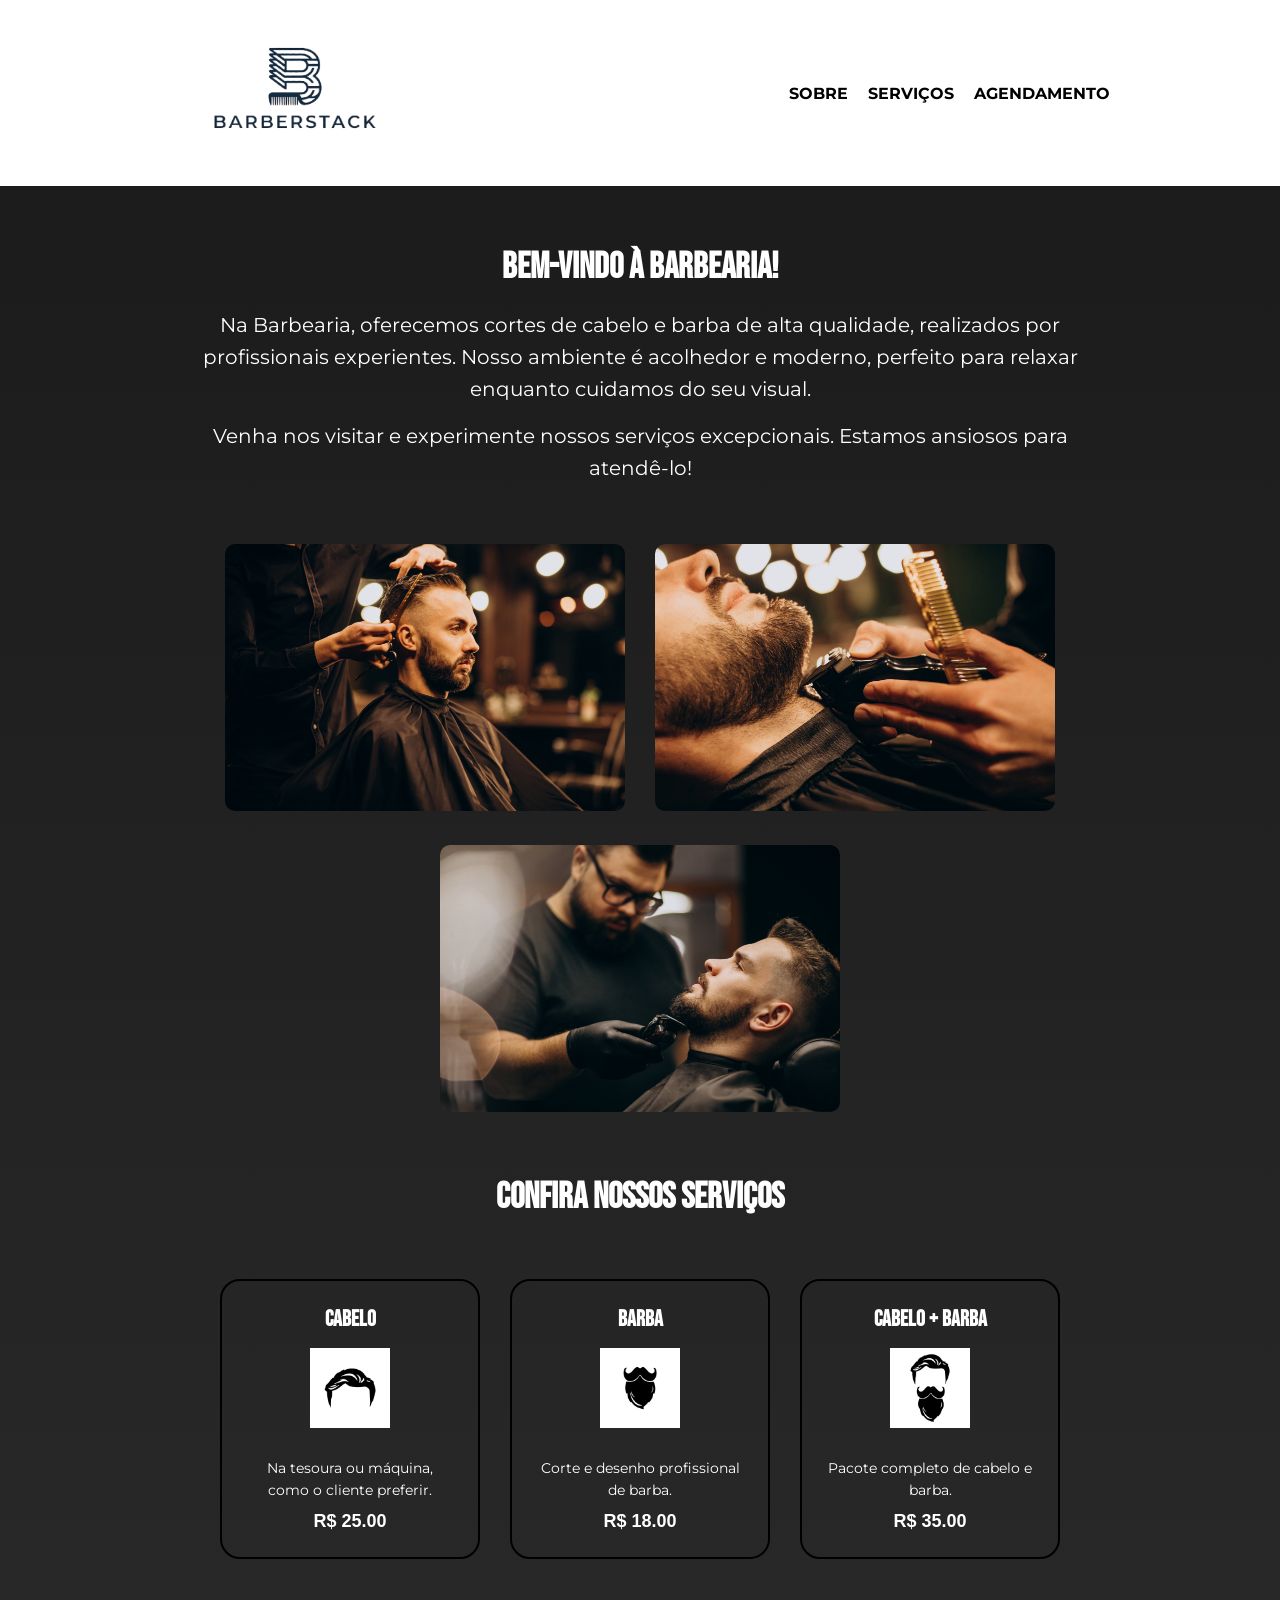
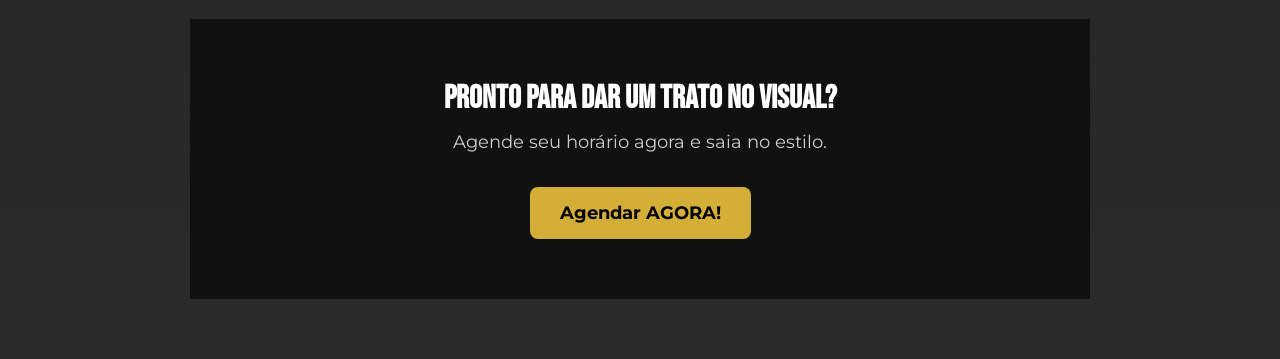
<file: frontend/html/index.html>
<!DOCTYPE html>
<html lang="pt-BR">
<head>
    <meta charset="UTF-8">
    <meta name="viewport" content="width=device-width, initial-scale=1.0">
    <title>Barbearia Page</title>
    <link rel="stylesheet" href="../css/style.css">
    <link rel="stylesheet" href="../css/servicos.css">
    <link rel="preconnect" href="https://fonts.googleapis.com">
    <link rel="preconnect" href="https://fonts.gstatic.com" crossorigin>
    <link href="https://fonts.googleapis.com/css2?family=Bebas+Neue&family=Montserrat:wght@300;400;700&display=swap" rel="stylesheet">

</head>
<body>

<header>
    <div class="caixa">
        <h1><img src="../img/logo.png" alt="Logo Barbearia"></h1>

        <nav>
            <ul>
                <li><a href="#sobre">Sobre</a></li>
                <li><a href="#servicos">Serviços</a></li>
                <li><a href="#agendar">Agendamento</a></li>
            </ul>
        </nav>
    </div>
</header>

<main class="apresentacao">
    <h1>Bem-vindo à Barbearia!</h1>

    <p id="sobre">
        Na Barbearia, oferecemos cortes de cabelo e barba de alta qualidade, realizados por profissionais experientes.
        Nosso ambiente é acolhedor e moderno, perfeito para relaxar enquanto cuidamos do seu visual.
    </p>

    <p>
        Venha nos visitar e experimente nossos serviços excepcionais. Estamos ansiosos para atendê-lo!
    </p>

    <section class="imagens-apresentacao" id="apresentacaoimg">
        <div class ="imagens-container"> 
        <img src="../img/imagem1-index.png" alt="exemplo um">
        </div>

        <div class="imagens-container">
        <img src="../img/imagem2-index.png" alt="exemplo dois">
        </div>

        <div class="imagens-container">
        <img src="../img/imagem3-index.png" alt="exemplo tres">
        </div>

    </section>

    <section class="servicos-header" id="servicos">
        <h1>Confira nossos serviços</h1>
    </section>

    <section class="produtos" id="lista-servicos">

        <div class="card">
            <h2>Cabelo</h2>
            <img src="../img/cabelo.jpg" alt="Corte de cabelo">
            <p>Na tesoura ou máquina, como o cliente preferir.</p>
            <span>R$ 25.00</span>
        </div>

        <div class="card">
            <h2>Barba</h2>
            <img src="../img/barba.jpg" alt="Barba">
            <p>Corte e desenho profissional de barba.</p>
            <span>R$ 18.00</span>
        </div>

        <div class="card">
            <h2>Cabelo + Barba</h2>
            <img src="../img/cabelo+barba.jpg" alt="Cabelo e barba">
            <p>Pacote completo de cabelo e barba.</p>
            <span>R$ 35.00</span>
        </div>
    </section>

    <footer class="footer" id="agendar">
  <div class="footer-container">
    <h2>Pronto para dar um trato no visual?</h2>
    <p>Agende seu horário agora e saia no estilo.</p>

    <a href="../html/agendamento.html" class="btn-agendar">Agendar AGORA!</a>
  </div>
</footer>
 <script>
    
 </script>
</main>
</body>
</html>
</file>
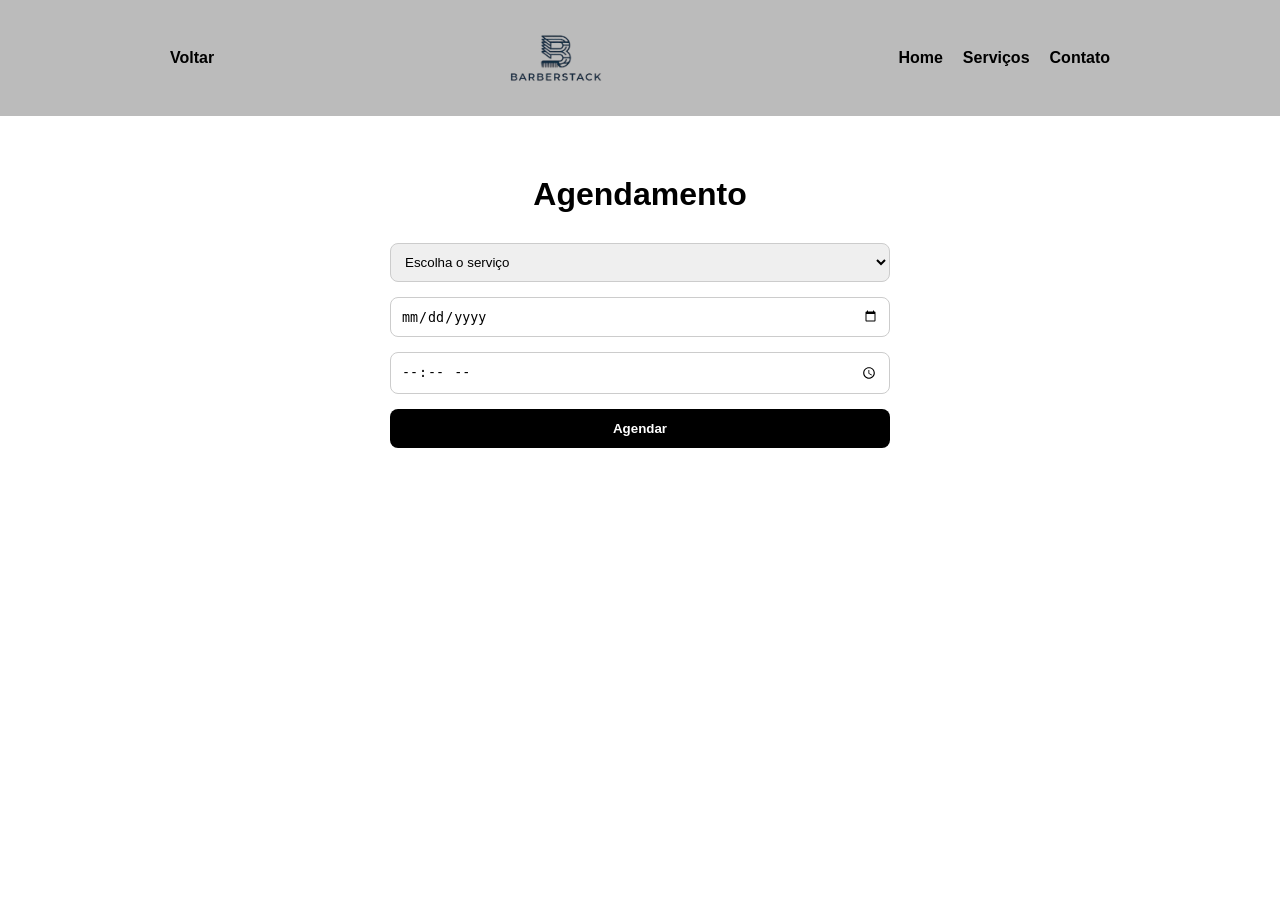
<file: frontend/html/agendamento.html>
<!DOCTYPE html>
<html lang="pt-BR">
<head>
    <meta charset="UTF-8">
    <meta name="viewport" content="width=device-width, initial-scale=1.0">
    <title>Agendamento</title>
    <link rel="stylesheet" href="../css/agendamento.css">
</head>

<body>

<header>
    <div class="container">
        <a class="botao" href="../html/index.html">Voltar</a>

        <img src="../img/logo.png" alt="Logo" class="logo">

        <nav>
            <ul>
                <li><a href="../html/index.html">Home</a></li>
                <li><a href="../html/servicos.html">Serviços</a></li>
                <li><a href="../html/contato.html">Contato</a></li>
            </ul>
        </nav>
    </div>
</header>

<main class="contato">

    <h1>Agendamento</h1>

    <div id="mensagem-erro" style="display:none; color: red; margin-bottom: 16px;"></div>
    <div id="mensagem-sucesso" style="display:none; color: green; margin-bottom: 16px;"></div>

    <form class="formulario" onsubmit="return false;">

        <!-- serviços carregados dinamicamente pela API -->
        <select id="servico-select" required>
            <option value="">Escolha o serviço</option>
        </select>

        <input id="data-agendamento" type="date" required>

        <input id="hora-agendamento" type="time" required>

        <button type="button" onclick="criarAgendamento()">Agendar</button>

    </form>

</main>


</body>
</html>
</file>
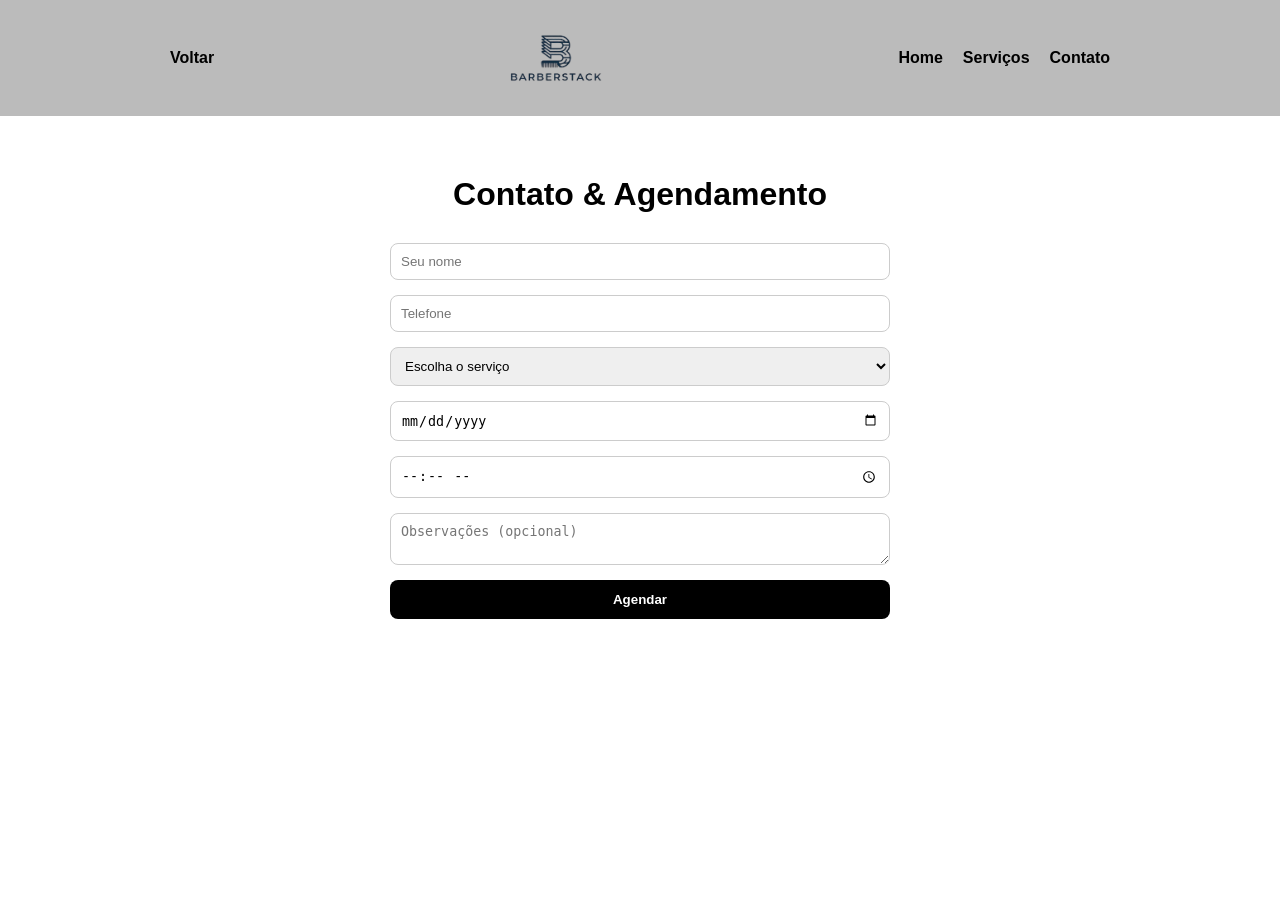
<file: frontend/html/contato.html>
<!DOCTYPE html>
<html lang="pt-BR">
<head>
    <meta charset="UTF-8">
    <meta name="viewport" content="width=device-width, initial-scale=1.0">
    <title>Contato & Agendamento</title>
    <link rel="stylesheet" href="../css/contato.css">
</head>

<body>

<header>
    <div class="container">
        <a class="botao" href="../html/index.html">Voltar</a>

        <img src="../img/logo.png" alt="Logo" class="logo">

        <nav>
            <ul>
                <li><a href="../html/index.html">Home</a></li>
                <li><a href="../html/servicos.html">Serviços</a></li>
                <li><a href="../html/contato.html">Contato</a></li>
            </ul>
        </nav>
    </div>
</header>

<main class="contato">

    <h1>Contato & Agendamento</h1>

    <form class="formulario">

        <input type="text" placeholder="Seu nome" required>

        <input type="tel" placeholder="Telefone" required>

        <select required>
            <option value="">Escolha o serviço</option>
            <option>Corte de Cabelo</option>
            <option>Barba</option>
            <option>Cabelo + Barba</option>
        </select>

        <input type="date" required>

        <input type="time" required>

        <textarea placeholder="Observações (opcional)"></textarea>

        <button type="submit">Agendar</button>

    </form>

</main>

</body>
</html>
</file>
<file: frontend/css/style.css>
html {
  scroll-behavior: smooth;
}

/* animações */
button {
  transition: all 0.3s ease;
}

button:hover {
  transform: scale(1.1);
}

body {
  animation: fade 0.4s ease;
  background: linear-gradient(to bottom, #1a1a1a, #2b2b2b);
  color: #fff;
}

h1, h2, h3 {
  font-family: 'Bebas Neue', sans-serif;
}

p, a, li {
  font-family: 'Montserrat', sans-serif;
}

@keyframes fade {
  from { opacity: 0; }
  to { opacity: 1; }
}

/* reset */
* {
  margin: 0;
  padding: 0;
  box-sizing: border-box;
}

/* imagens */
img {
  max-width: 100%;
  height: auto;
}

/* header */
header {
  background: #ffffff;
  padding: 20px 0;
}

/* container */
.caixa {
  max-width: 940px;
  width: 100%;
  margin: 0 auto;

  display: flex;
  align-items: center;
  justify-content: space-between;
}

/* logo */
header img {
  width: 250px;
}

/* menu (SEM position absolute agora) */
nav ul {
  display: flex;
  gap: 20px;
  list-style: none;
}

nav a {
  text-transform: uppercase;
  color: #000;
  font-weight: bold;
  font-size: 18px;
  text-decoration: none;
}

nav a:hover {
  font-size: 17px;
  text-decoration: underline;
  transition: 0.3s;
}

/* apresentação */
.apresentacao {
  max-width: 940px;
  margin: 60px auto;
  text-align: center;
  padding: 0 20px;
}

.apresentacao h1 {
  font-size: 36px;
  margin-bottom: 20px;
}

.apresentacao p {
  font-size: 20px;
  line-height: 1.6;
  margin-bottom: 15px;
}

.imagens-apresentacao {
   max-width: 940px;
   margin: 60px auto;
   display: flex;
   justify-content: center;
   gap: 30px;
   flex-wrap: wrap;
}

.imagens-container {
    flex: 1 1 300px;
    max-width: 400px;
    text-align: center;
    transition: 0.3s;
}

.imagens-container img {
    width: 100%;
    border-radius: 10px;
}
.imagens-container:hover {
    transform: scale(1.05);
    box-shadow: 0 4px 8px rgba(0, 0, 0, 0.2);
}

.servicos-footer {
    background: #BBBBBB;
    
    padding: 40px 20px;
    text-align: center;
}

.footer {
  background: #111;
  color: #fff;
  padding: 60px 20px;
  text-align: center;
}

.footer h2 {
  font-size: 32px;
  margin-bottom: 10px;
}

.footer p {
  font-size: 18px;
  margin-bottom: 30px;
  color: #ccc;
}

/* BOTÃO BRABO */
.btn-agendar {
  display: inline-block;
  background: #d4af37; /* dourado chique */
  color: #000;
  padding: 15px 30px;
  font-size: 18px;
  font-weight: bold;
  text-decoration: none;
  border-radius: 8px;

  transition: 0.3s;
}

.btn-agendar:hover {
  background: #b8962e;
  transform: scale(1.1);
}
</file>
<file: frontend/css/servicos.css>
/* RESET */
* {
    margin: 0;
    padding: 0;
    box-sizing: border-box;
}

body {
    font-family: Arial, sans-serif;
    animation: fade 0.4s ease;
}

/* ANIMAÇÃO */
@keyframes fade {
    from { opacity: 0; }
    to { opacity: 1; }
}

/* IMAGENS */
img {
    max-width: 100%;
    height: auto;
}

.servicos-header {
    margin-top: 40px;
}

.container {
    max-width: 940px;
    margin: 0 auto;

    display: flex;
    align-items: center;
    justify-content: space-between;
    gap: 20px;
}

/* BOTÃO VOLTAR */
.botao {
    text-decoration: none;
    font-weight: bold;
    color: black;
}

.botao:hover {
    color: white;
}

/* LOGO */
.logo {
    width: 250px;
}

/* NAV */
nav ul {
    display: flex;
    list-style: none;
    gap: 20px;
}

nav a {
    text-decoration: none;
    font-weight: bold;
    color: black;
    font-size: 16px;
}



/* PRODUTOS */
.produtos {
    max-width: 940px;
    margin: 60px auto;

    display: flex;
    justify-content: center;
    gap: 30px;
    flex-wrap: wrap;
}

/* CARD */
.card {
    width: 260px;
    padding: 25px;
    border: 2px solid black;
    border-radius: 20px;
    text-align: center;

    transition: 0.3s;
}

.card:hover {
    transform: scale(1.05);
}

/* CARD IMG */
.card img {
    width: 80px;
    height: 80px;
    object-fit: contain;
    margin: 15px 0;
}

/* TEXTOS */
.card h2 {
    font-size: 22px;
}

.card p {
    font-size: 14px;
    margin: 10px 0;
}

.card span {
    font-weight: bold;
    font-size: 18px;
}
</file>
<file: frontend/css/agendamento.css>
/* RESET */
* {
    margin: 0;
    padding: 0;
    box-sizing: border-box;
}

body {
    font-family: Arial, sans-serif;
    animation: fade 0.4s ease;
}

/* ANIMAÇÃO */
@keyframes fade {
    from { opacity: 0; }
    to { opacity: 1; }
}

/* HEADER */
header {
    background: #bbb;
    padding: 20px 0;
}

.container {
    max-width: 940px;
    margin: 0 auto;

    display: flex;
    align-items: center;
    justify-content: space-between;
}

/* LOGO */
.logo {
    width: 140px;
}

/* BOTÃO */
.botao {
    text-decoration: none;
    font-weight: bold;
    color: black;
}

.botao:hover {
    color: white;
}

/* NAV */
nav ul {
    display: flex;
    list-style: none;
    gap: 20px;
}

nav a {
    text-decoration: none;
    font-weight: bold;
    color: black;
}

nav a:hover {
    color: white;
}

/* MAIN */
.contato {
    max-width: 500px;
    margin: 60px auto;
    text-align: center;
}

.contato h1 {
    margin-bottom: 30px;
}

/* FORM */
.formulario {
    display: flex;
    flex-direction: column;
    gap: 15px;
}

.formulario input,
.formulario select,
.formulario textarea {
    padding: 10px;
    border: 1px solid #ccc;
    border-radius: 8px;
}

/* BOTÃO */
.formulario button {
    padding: 12px;
    border: none;
    background: black;
    color: white;
    font-weight: bold;
    cursor: pointer;
    border-radius: 8px;
    transition: 0.3s;
}

.formulario button:hover {
    transform: scale(1.05);
}
</file>
<file: frontend/css/contato.css>
/* RESET */
* {
    margin: 0;
    padding: 0;
    box-sizing: border-box;
}

body {
    font-family: Arial, sans-serif;
    animation: fade 0.4s ease;
}

/* ANIMAÇÃO */
@keyframes fade {
    from { opacity: 0; }
    to { opacity: 1; }
}

/* HEADER */
header {
    background: #bbb;
    padding: 20px 0;
}

.container {
    max-width: 940px;
    margin: 0 auto;

    display: flex;
    align-items: center;
    justify-content: space-between;
}

/* LOGO */
.logo {
    width: 140px;
}

/* BOTÃO */
.botao {
    text-decoration: none;
    font-weight: bold;
    color: black;
}

.botao:hover {
    color: white;
}

/* NAV */
nav ul {
    display: flex;
    list-style: none;
    gap: 20px;
}

nav a {
    text-decoration: none;
    font-weight: bold;
    color: black;
}

nav a:hover {
    color: white;
}

/* MAIN */
.contato {
    max-width: 500px;
    margin: 60px auto;
    text-align: center;
}

.contato h1 {
    margin-bottom: 30px;
}

/* FORM */
.formulario {
    display: flex;
    flex-direction: column;
    gap: 15px;
}

.formulario input,
.formulario select,
.formulario textarea {
    padding: 10px;
    border: 1px solid #ccc;
    border-radius: 8px;
}

/* BOTÃO */
.formulario button {
    padding: 12px;
    border: none;
    background: black;
    color: white;
    font-weight: bold;
    cursor: pointer;
    border-radius: 8px;
    transition: 0.3s;
}

.formulario button:hover {
    transform: scale(1.05);
}
</file>
